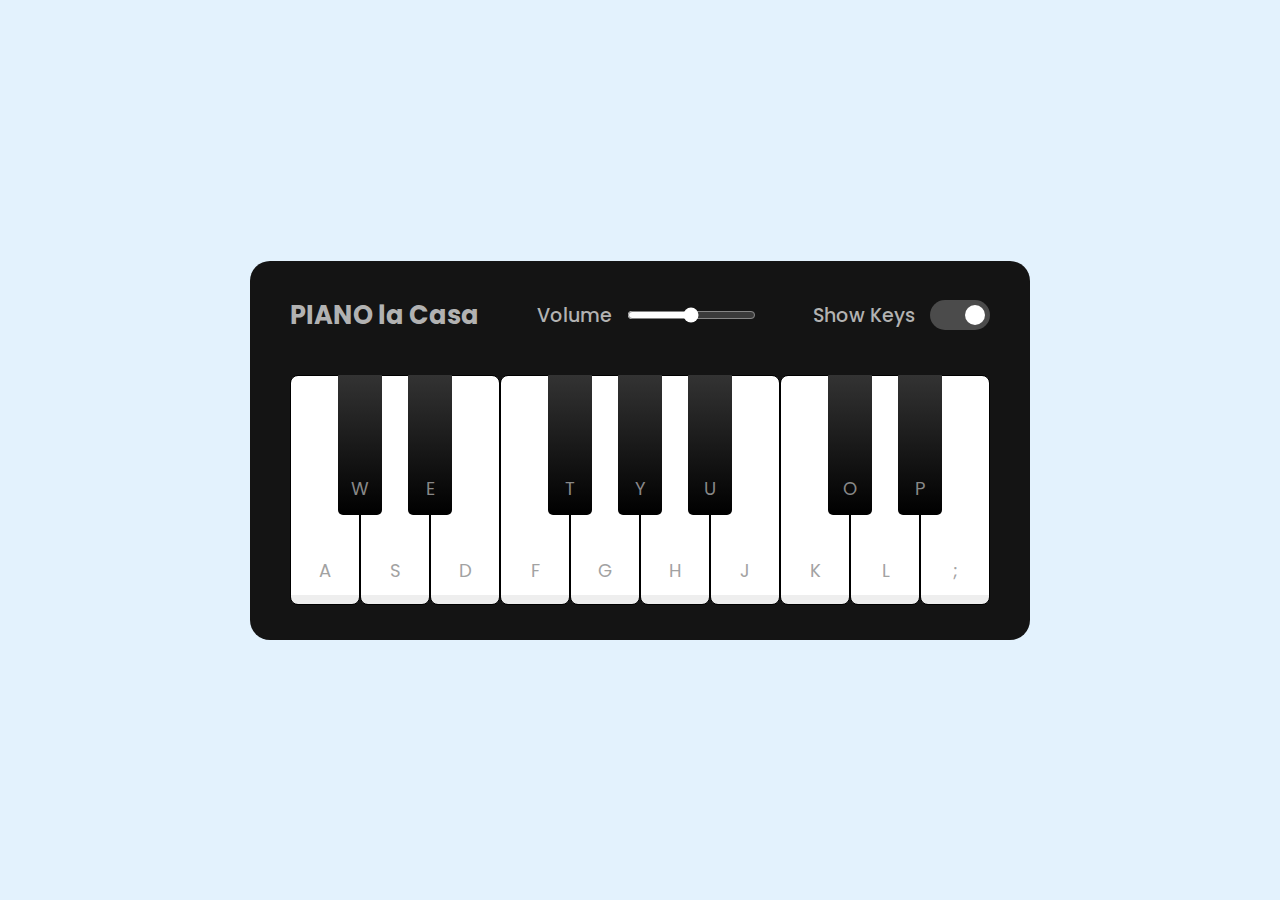
<file: piano.html>
<!DOCTYPE html>
<!-- Coding By CodingNepal - youtube.com/codingnepal -->
<html lang="en" dir="ltr">
  <head>
    <meta charset="utf-8">
    <title>Playable Piano JavaScript | CodingNepal</title>
    <link rel="stylesheet" href="style.css">
    <meta name="viewport" content="width=device-width, initial-scale=1.0">
    <script src="script.js" defer></script>
  </head>
  <body>
    <div class="wrapper">
      <header>
        <h2>PIANO la Casa</h2>
        <div class="column volume-slider">
          <span>Volume</span><input type="range" min="0" max="1" value="0.5" step="any">
        </div>
        <div class="column keys-checkbox">
          <span>Show Keys</span><input type="checkbox" checked>
        </div>
      </header>
      <ul class="piano-keys">
        <li class="key white" data-key="a"><span>a</span></li>
        <li class="key black" data-key="w"><span>w</span></li>
        <li class="key white" data-key="s"><span>s</span></li>
        <li class="key black" data-key="e"><span>e</span></li>
        <li class="key white" data-key="d"><span>d</span></li>
        <li class="key white" data-key="f"><span>f</span></li>
        <li class="key black" data-key="t"><span>t</span></li>
        <li class="key white" data-key="g"><span>g</span></li>
        <li class="key black" data-key="y"><span>y</span></li>
        <li class="key white" data-key="h"><span>h</span></li>
        <li class="key black" data-key="u"><span>u</span></li>
        <li class="key white" data-key="j"><span>j</span></li>
        <li class="key white" data-key="k"><span>k</span></li>
        <li class="key black" data-key="o"><span>o</span></li>
        <li class="key white" data-key="l"><span>l</span></li>
        <li class="key black" data-key="p"><span>p</span></li>
        <li class="key white" data-key=";"><span>;</span></li>
      </ul>
    </div>

  </body>
</html>
</file>
<file: style.css>
/* Import Google font - Poppins */
@import url('https://fonts.googleapis.com/css2?family=Poppins:wght@400;500;600&display=swap');
* {
  margin: 0;
  padding: 0;
  box-sizing: border-box;
  font-family: 'Poppins', sans-serif;
}
body {
  display: flex;
  align-items: center;
  justify-content: center;
  min-height: 100vh;
  background: #E3F2FD;
}
.wrapper {
  padding: 35px 40px;
  border-radius: 20px;
  background: #141414;
}
.wrapper header {
  display: flex;
  color: #B2B2B2;
  align-items: center;
  justify-content: space-between;
}
header h2 {
  font-size: 1.6rem;
}
header .column {
  display: flex;
  align-items: center;
}
header span {
  font-weight: 500;
  margin-right: 15px;
  font-size: 1.19rem;
}
header input {
  outline: none;
  border-radius: 30px;
}
.volume-slider input {
  accent-color: #fff;
}
.keys-checkbox input {
  height: 30px;
  width: 60px;
  cursor: pointer;
  appearance: none;
  position: relative;
  background: #4B4B4B
}
.keys-checkbox input::before {
  content: "";
  position: absolute;
  top: 50%;
  left: 5px;
  width: 20px;
  height: 20px;
  border-radius: 50%;
  background: #8c8c8c;
  transform: translateY(-50%);
  transition: all 0.3s ease;
}
.keys-checkbox input:checked::before {
  left: 35px;
  background: #fff;
}
.piano-keys {
  display: flex;
  list-style: none;
  margin-top: 40px;
}
.piano-keys .key {
  cursor: pointer;
  user-select: none;
  position: relative;
  text-transform: uppercase;
}
.piano-keys .black {
  z-index: 2;
  width: 44px;
  height: 140px;
  margin: 0 -22px 0 -22px;
  border-radius: 0 0 5px 5px;
  background: linear-gradient(#333, #000);
}
.piano-keys .black.active {
  box-shadow: inset -5px -10px 10px rgba(255,255,255,0.1);
  background:linear-gradient(to bottom, #000, #434343);
}
.piano-keys .white {
  height: 230px;
  width: 70px;
  border-radius: 8px;
  border: 1px solid #000;
  background: linear-gradient(#fff 96%, #eee 4%);
}
.piano-keys .white.active {
  box-shadow: inset -5px 5px 20px rgba(0,0,0,0.2);
  background:linear-gradient(to bottom, #fff 0%, #eee 100%);
}
.piano-keys .key span {
  position: absolute;
  bottom: 20px;
  width: 100%;
  color: #A2A2A2;
  font-size: 1.13rem;
  text-align: center;
}
.piano-keys .key.hide span {
  display: none;
}
.piano-keys .black span {
  bottom: 13px;
  color: #888888;
}

@media screen and (max-width: 815px) {
  .wrapper {
    padding: 25px;
  }
  header {
    flex-direction: column;
  }
  header :where(h2, .column) {
    margin-bottom: 13px;
  }
  .volume-slider input {
    max-width: 100px;
  }
  .piano-keys {
    margin-top: 20px;
  }
  .piano-keys .key:where(:nth-child(9), :nth-child(10)) {
    display: none;
  }
  .piano-keys .black {
    height: 100px;
    width: 40px;
    margin: 0 -20px 0 -20px;
  }
  .piano-keys .white {
    height: 180px;
    width: 60px;
  }
}

@media screen and (max-width: 615px) {
  .piano-keys .key:nth-child(13),
  .piano-keys .key:nth-child(14),
  .piano-keys .key:nth-child(15),
  .piano-keys .key:nth-child(16),
  .piano-keys .key :nth-child(17) {
    display: none;
  }
  .piano-keys .white {
    width: 50px;
  }
}
</file>
